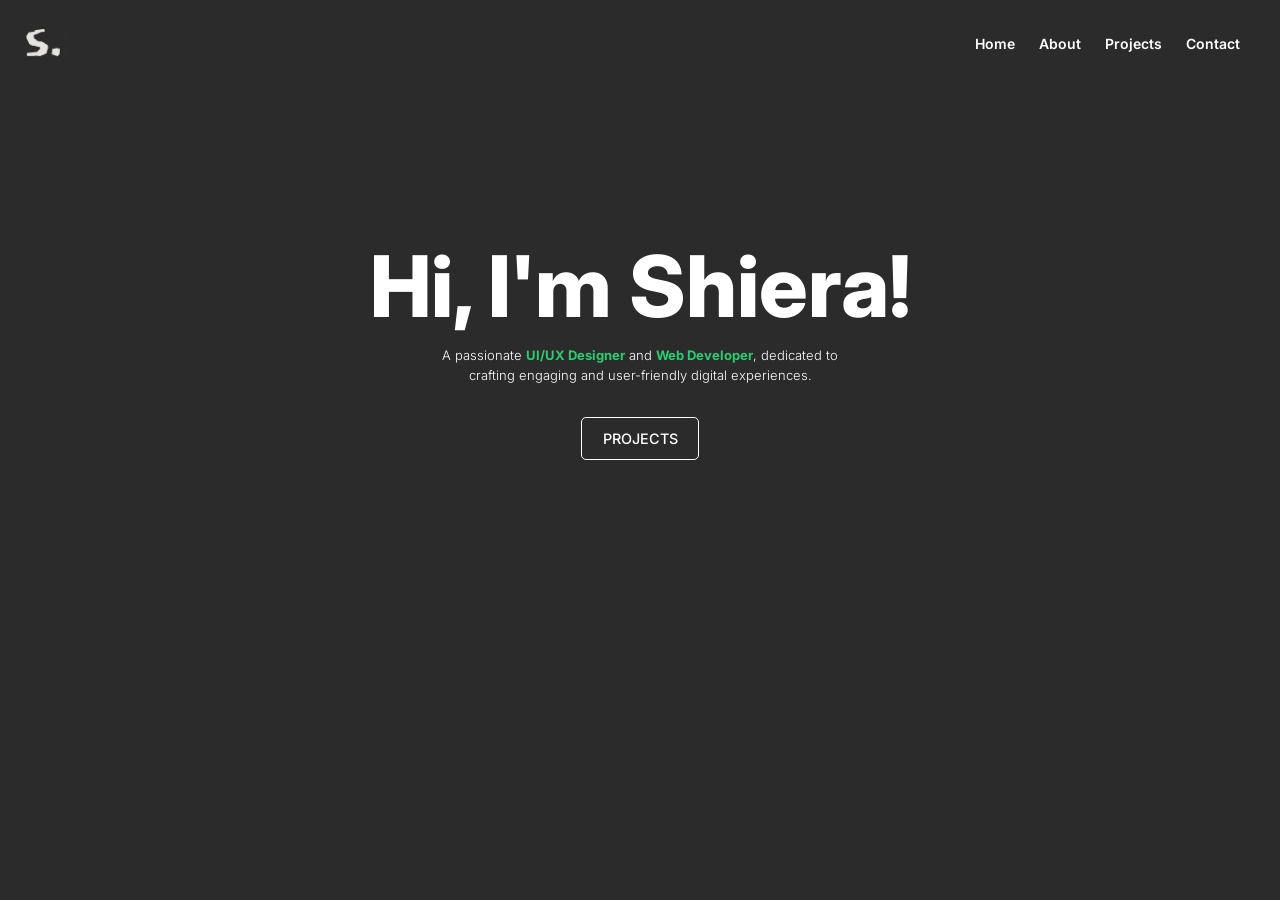
<file: index.html>
<!DOCTYPE html>
<html lang="en">
  <head>
    <meta charset="UTF-8" />
    <meta
      name="viewport"
      content="width=device-width, initial-scale=1, shrink-to-fit=no"
    />
    <link rel="stylesheet" href="css/mainmin.css" />
    <link rel="stylesheet" href="style.css" />
    <link rel="icon" type="x-icon" href="includes/logo.ico" />
    <title>Shiera Peligro's Portfolio</title>
  </head>
  <body>
    <!-- Navigation bar -->
    <nav class="navbar navbar-expand-lg navbar-dark">
      <div class="container-xxl">
        <a href="index.html" class="navbar-brand">
          <img src="includes/logo.ico" class="logo" />
        </a>

        <!-- Toggle button -->
        <button
          class="navbar-toggler"
          type="button"
          data-bs-toggle="collapse"
          data-bs-target="#main-nav"
          aria-controls="main-nav"
          aria-expanded="false"
          aria-label="Toogle navigation"
        >
          <span class="navbar-toggler-icon"></span>
        </button>
        <div
          class="collapse navbar-collapse justify-content-end align-center"
          id="main-nav"
        >
          <ul class="navbar-nav ms-auto py-3 py-lg-3 mx-3">
            <li class="nav-item">
              <a class="nav-link mx-1" href="index.html">Home</a>
            </li>
            <li class="nav-item">
              <a class="nav-link mx-1" href="about.html">About</a>
            </li>
            <li class="nav-item">
              <a class="nav-link mx-1" href="projects.html">Projects</a>
            </li>
            <li class="nav-item">
              <a class="nav-link mx-1" href="contact.html">Contact</a>
            </li>
          </ul>
        </div>
      </div>
    </nav>
    <script src="node_modules/bootstrap/dist/js/bootstrap.bundle.min.js"></script>

    <!-- Main content -->
    <div class="container">
      <div class="row justify-content-center align-items-center text-center">
        <div class="col-md-8">
          <h1>Hi, I'm Shiera!</h1>
          <p class="self-desc">
            A passionate <span class="designer">UI/UX Designer</span> and
            <span class="dev">Web Developer</span>, dedicated to crafting
            engaging and user-friendly digital experiences.
          </p>
          <div class="my-3">
            <!-- Use the btn-custom class for your button -->
            <a href="projects.html" role="button" class="btn btn-custom"
              >Projects</a
            >
          </div>
        </div>
      </div>
    </div>
  </body>
</html>
</file>
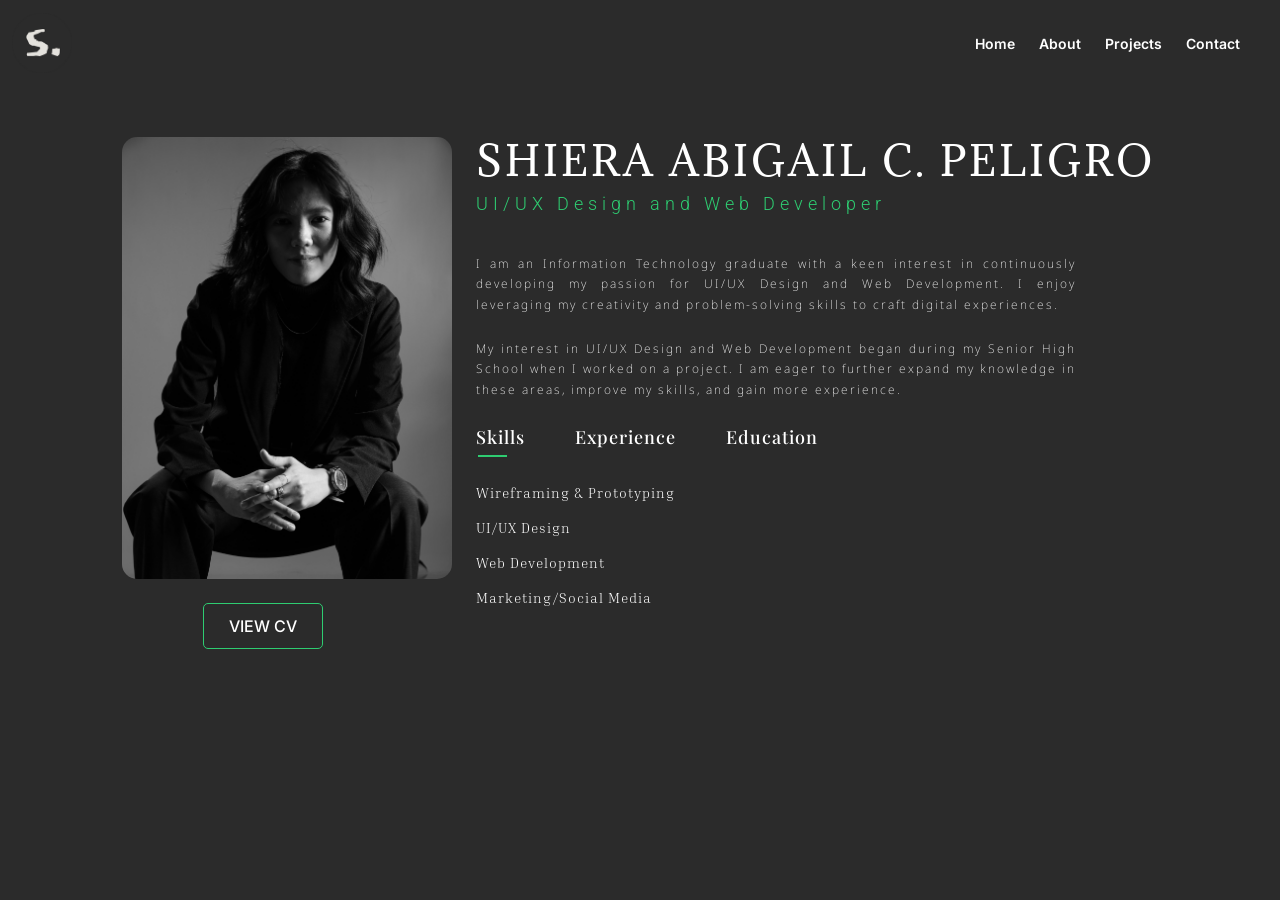
<file: about.html>
<!DOCTYPE html>
<html lang="en">
  <head>
    <meta charset="UTF-8" />
    <meta name="viewport" content="width=device-width, initial-scale=1.0" />
    <link rel="stylesheet" href="css/mainmin.css" />
    <link rel="stylesheet" href="style.css" />
    <link rel="icon" type="x-icon" href="includes/logo.ico" />
    <title>Shiera Peligro's Portfolio</title>
  </head>
  <body>
    <!-- Navigation bar -->
    <nav class="navbar navbar-expand-lg navbar-dark">
      <div class="container-xxl">
        <a href="index.html" class="navbar-brand">
          <img src="includes/logo.ico" class="logo" />
        </a>

        <!-- Toggle button -->
        <button
          class="navbar-toggler"
          type="button"
          data-bs-toggle="collapse"
          data-bs-target="#main-nav"
          aria-controls="main-nav"
          aria-expanded="false"
          aria-label="Toogle navigation"
        >
          <span class="navbar-toggler-icon"></span>
        </button>
        <div
          class="collapse navbar-collapse justify-content-end align-center"
          id="main-nav"
        >
          <ul class="navbar-nav ms-auto py-3 py-lg-3 mx-3">
            <li class="nav-item">
              <a class="nav-link mx-1" href="index.html">Home</a>
            </li>
            <li class="nav-item">
              <a class="nav-link mx-1" href="about.html">About</a>
            </li>
            <li class="nav-item">
              <a class="nav-link mx-1" href="projects.html">Projects</a>
            </li>
            <li class="nav-item">
              <a class="nav-link mx-1" href="contact.html">Contact</a>
            </li>
          </ul>
        </div>
      </div>
    </nav>

    <!-- About Section -->
    <section class="sections">
      <div class="container-xxl">
        <div class="row justify-content-center">
          <div class="about-col-1">
            <img src="includes/my profile.png" alt="profile" />
            <div class="me-5 my-4">
              <a
                href="https://drive.google.com/file/d/1vqtA7ph3ExrjLwZzCKp_IXiyghcaF-xv/view?usp=sharing"
                target="_blank"
                role="button"
                class="btn-custom-one"
              >
                View CV
              </a>
            </div>
          </div>

          <div class="about-col-2">
            <h1>
              <div class="display-title">Shiera Abigail C. Peligro</div>
              <div class="display-description">
                UI/UX Design and Web Developer
              </div>
            </h1>
            <p class="lead my-4">
              I am an Information Technology graduate with a keen interest in
              continuously developing my passion for UI/UX Design and Web
              Development. I enjoy leveraging my creativity and problem-solving
              skills to craft digital experiences.
            </p>
            <p class="lead my-4">
              My interest in UI/UX Design and Web Development began during my
              Senior High School when I worked on a project. I am eager to
              further expand my knowledge in these areas, improve my skills, and
              gain more experience.
            </p>

            <div class="tab-titles my-auto">
              <p class="tab-links active-link" onclick="opentab('skills')">
                Skills
              </p>
              <p class="tab-links" onclick="opentab('experience')">
                Experience
              </p>
              <p class="tab-links" onclick="opentab('education')">Education</p>
            </div>

            <div class="tab-contents my-2 active-tab" id="skills">
              <ul class="list-group">
                <li>Wireframing & Prototyping</li>
                <li>UI/UX Design</li>
                <li>Web Development</li>
                <li>Marketing/Social Media</li>
              </ul>
            </div>

            <div class="tab-contents my-2" id="experience">
              <ul class="list-group">
                <li>
                  <span>Dec 2023 - Present | CCK City Network INC.,</span
                  ><br />Data Processor - Test Rater
                </li>

                <li>
                  <span
                    >Aug 2022 - Oct 2022 | Big Media PH Digital
                    Corporation</span
                  >
                  <br />Digital Marketing Intern
                </li>
              </ul>
            </div>

            <div class="tab-contents my-2" id="education">
              <ul class="list-group">
                <li>
                  <span
                    >Aug 2023 | Rizal Technological University (College)</span
                  ><br />Bachelor of Science in Information Technology
                </li>
                <li>
                  <span>May 2019 | Rizal Technological University (SHS)</span
                  ><br />TVL - Information, Communication and Technology (ICT)
                </li>
              </ul>
            </div>
          </div>
        </div>
      </div>
    </section>

    <script>
      var tablinks = document.getElementsByClassName("tab-links");
      var tabcontents = document.getElementsByClassName("tab-contents");

      function opentab(tabname) {
        for (tablink of tablinks) {
          tablink.classList.remove("active-link");
        }

        for (tabcontent of tabcontents) {
          tabcontent.classList.remove("active-tab");
        }
        event.currentTarget.classList.add("active-link");
        document.getElementById(tabname).classList.add("active-tab");
      }
    </script>
    <script src="node_modules/bootstrap/dist/js/bootstrap.js"></script>
  </body>
</html>
</file>
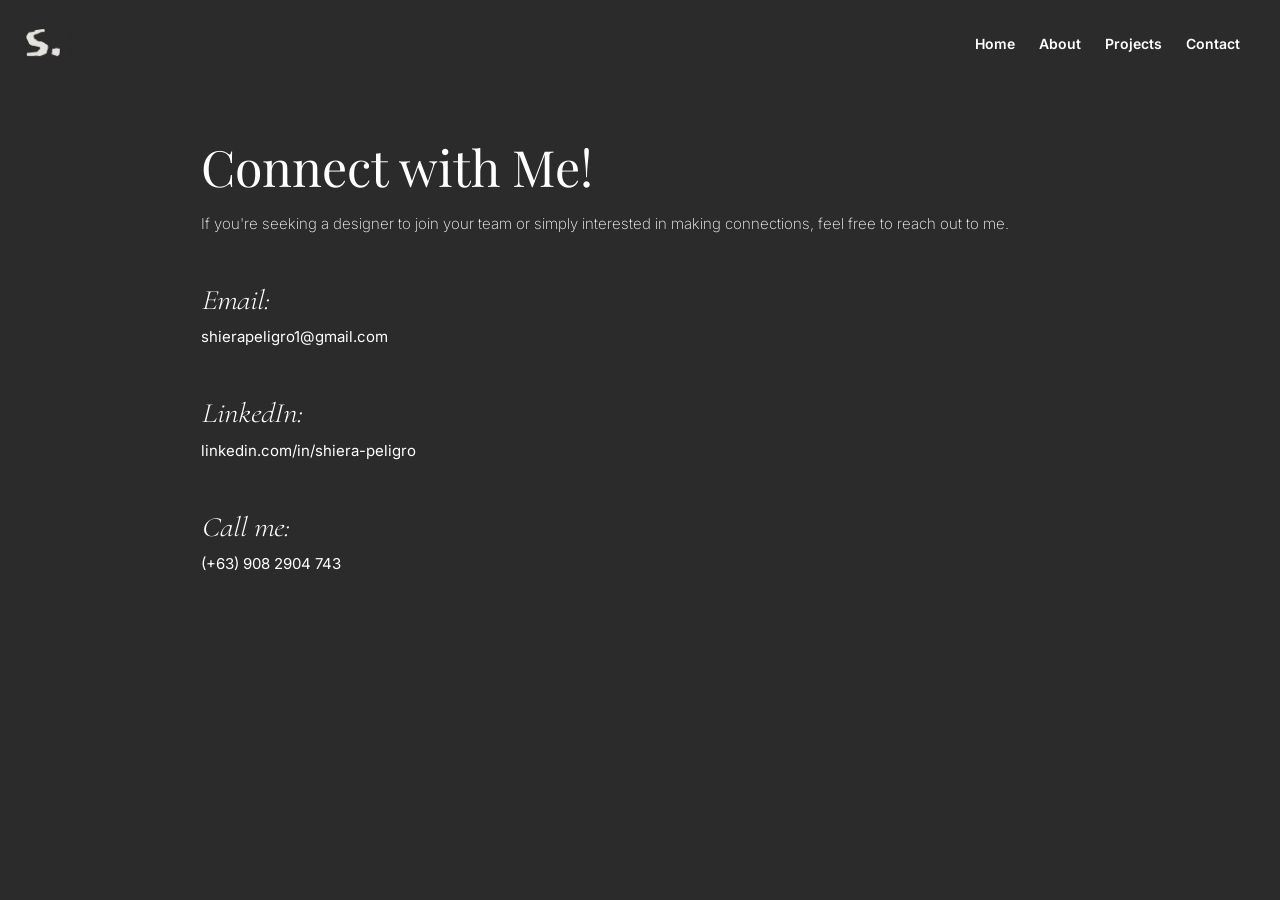
<file: contact.html>
<!DOCTYPE html>
<html lang="en">
  <head>
    <meta charset="UTF-8" />
    <meta name="viewport" content="width=device-width, initial-scale=1.0" />
    <link rel="stylesheet" href="css/mainmin.css" />
    <link rel="stylesheet" href="style.css" />
    <link rel="icon" type="x-icon" href="..includes/logo.ico" />
    <title>Shiera Peligro's Portfolio</title>
  </head>
  <body>
    <!-- Navigation bar -->
    <nav class="navbar navbar-expand-lg navbar-dark">
      <div class="container-xxl">
        <a href="index.html" class="navbar-brand">
          <img src="includes/logo.ico" class="logo" />
        </a>

        <!-- Toggle button -->
        <button
          class="navbar-toggler"
          type="button"
          data-bs-toggle="collapse"
          data-bs-target="#main-nav"
          aria-controls="main-nav"
          aria-expanded="false"
          aria-label="Toogle navigation"
        >
          <span class="navbar-toggler-icon"></span>
        </button>
        <div
          class="collapse navbar-collapse justify-content-end align-center"
          id="main-nav"
        >
          <ul class="navbar-nav ms-auto py-3 py-lg-3 mx-3">
            <li class="nav-item">
              <a class="nav-link mx-1" href="index.html">Home</a>
            </li>
            <li class="nav-item">
              <a class="nav-link mx-1" href="about.html">About</a>
            </li>
            <li class="nav-item">
              <a class="nav-link mx-1" href="projects.html">Projects</a>
            </li>
            <li class="nav-item">
              <a class="nav-link mx-1" href="contact.html">Contact</a>
            </li>
          </ul>
        </div>
      </div>
    </nav>

    <!-- Contact section -->
    <section class="sections">
      <div class="custom-container">
        <div class="row justify-content-center align-items-center">
          <div class="col-lg-9 col-md-11">
            <h2 class="contact-title">Connect with Me!</h2>
            <p class="contact-desc my-3">
              If you're seeking a designer to join your team or simply
              interested in making connections, feel free to reach out to me.
            </p>

            <div class="contact-item my-5">
              <h2>Email:</h2>
              <a class="contact-link" href="mailto:shierapeligro1@gmail.com"
                >shierapeligro1@gmail.com</a
              >
            </div>

            <div class="contact-item my-5">
              <h2>LinkedIn:</h2>
              <a
                class="contact-link"
                href="https://www.linkedin.com/in/shiera-peligro"
                target="_blank"
                >linkedin.com/in/shiera-peligro</a
              >
            </div>

            <div class="contact-item">
              <h2>Call me:</h2>
              <a class="contact-link" href="tel:(+63)9082904743"
                >(+63) 908 2904 743</a
              >
            </div>
          </div>
        </div>
      </div>
    </section>

    <script src="node_modules/bootstrap/dist/js/bootstrap.js"></script>
  </body>
</html>
</file>
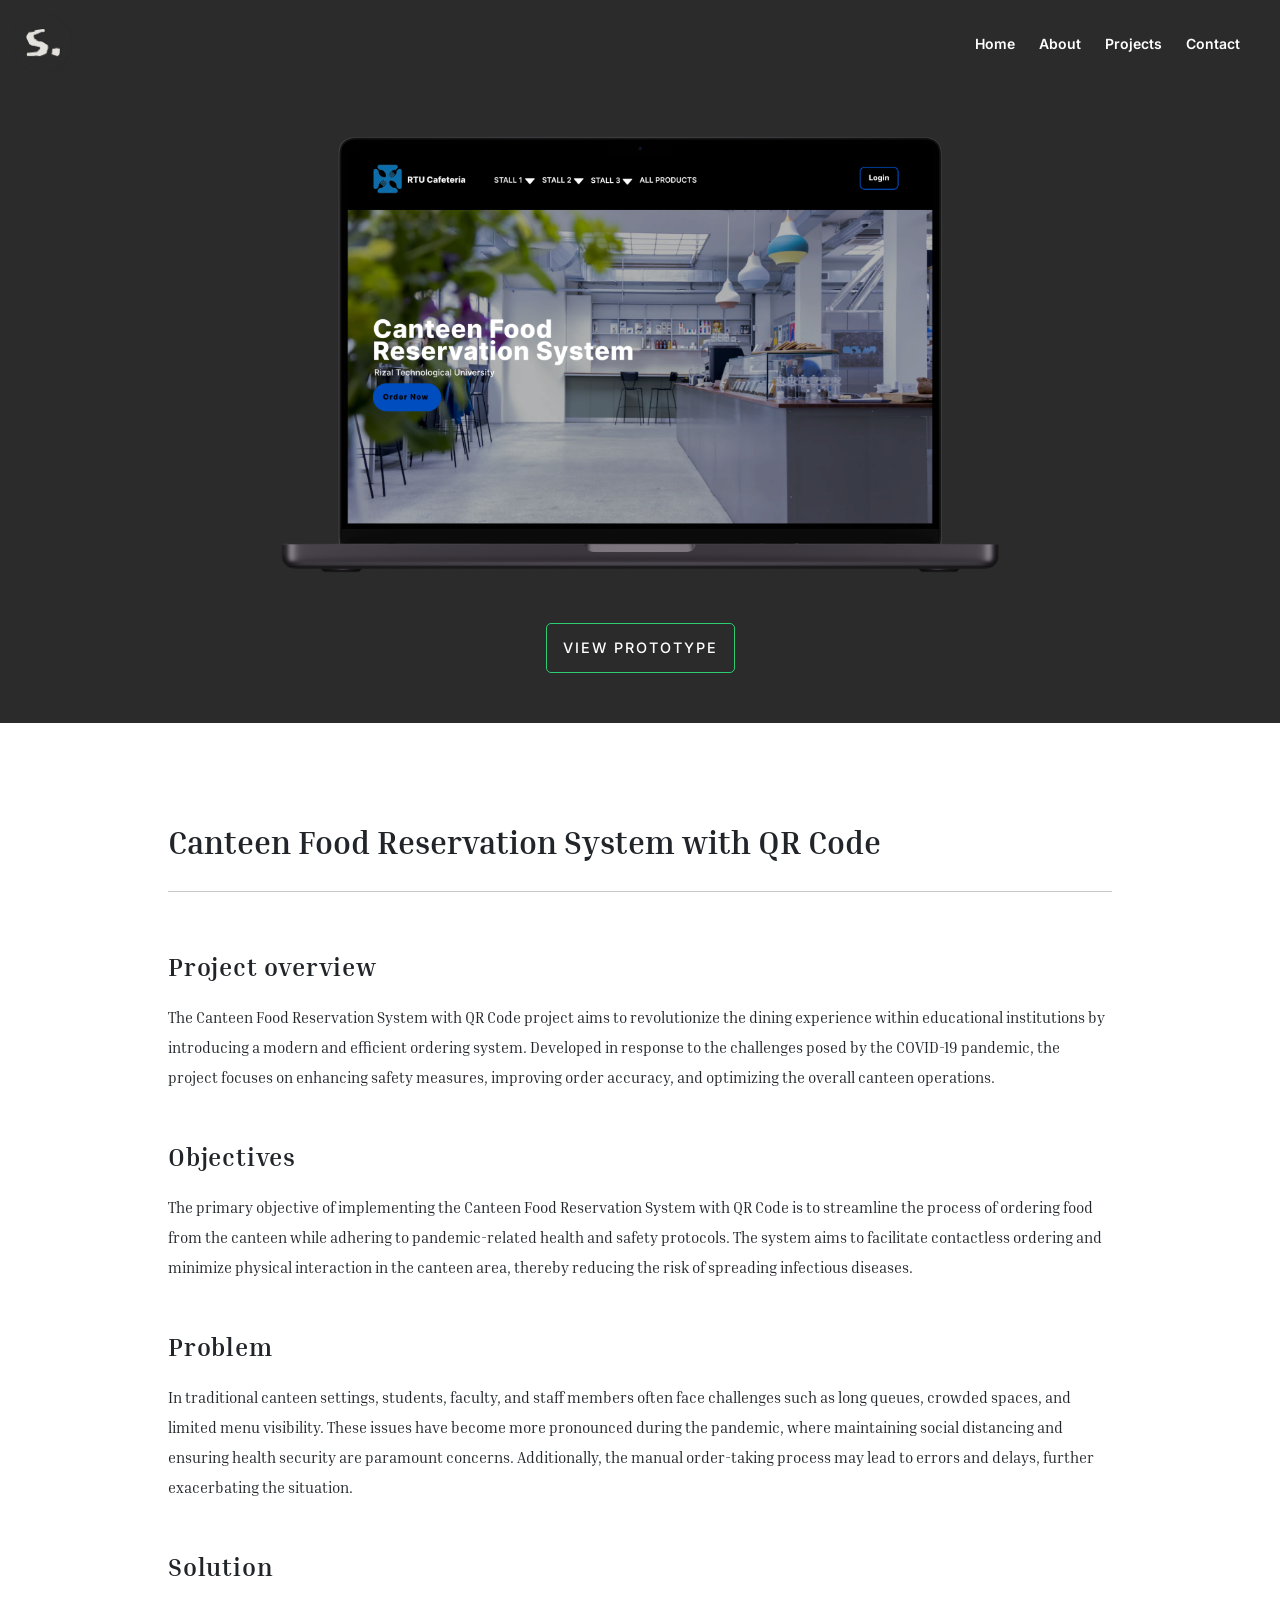
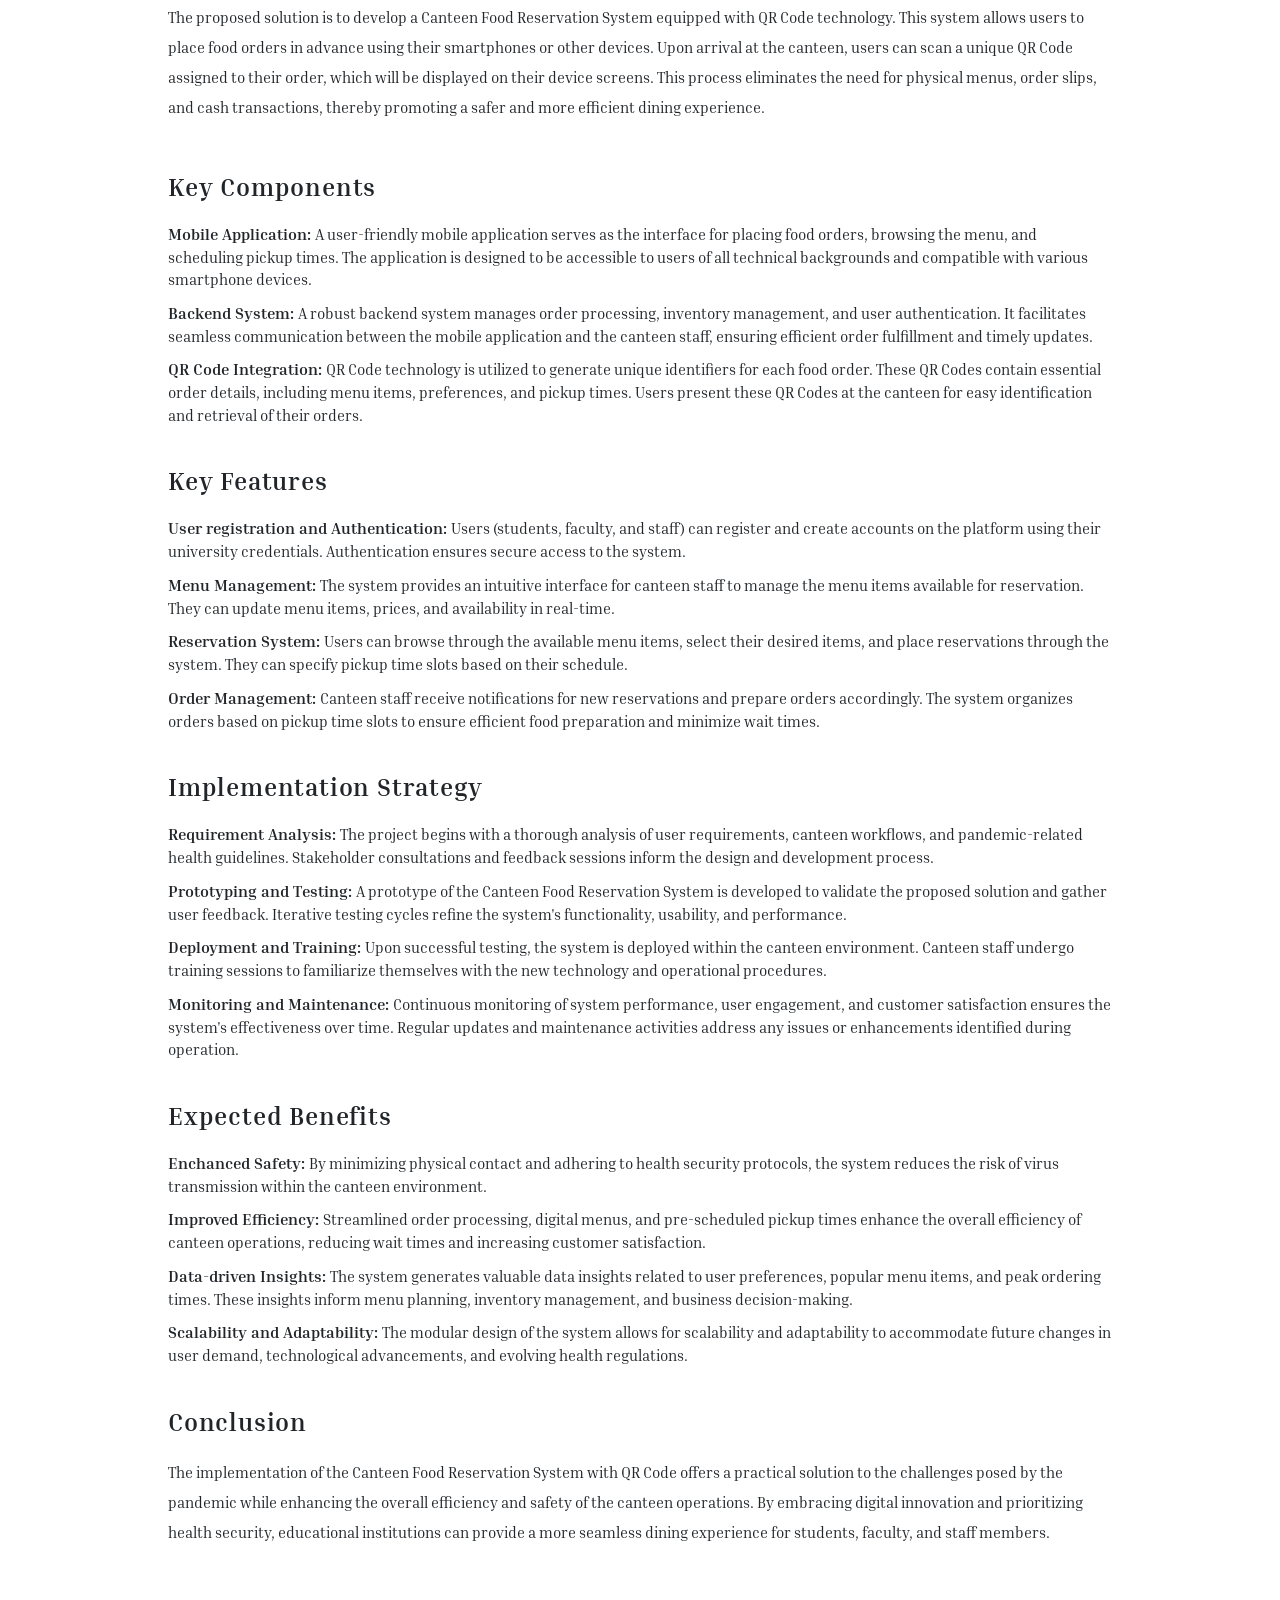
<file: projects-1.html>
<!DOCTYPE html>
<html lang="en">
  <head>
    <meta charset="UTF-8" />
    <meta name="viewport" content="width=device-width, initial-scale=1.0" />
    <link rel="stylesheet" href="css/mainmin.css" />
    <link rel="stylesheet" href="style.css" />
    <link rel="icon" type="x-icon" href="includes/logo.ico" />
    <title>Shiera Peligro's Portfolio</title>
  </head>
  <body>
    <!-- Navigation bar -->
    <nav class="navbar navbar-expand-lg navbar-dark">
      <div class="container-xxl">
        <a href="index.html" class="navbar-brand">
          <img src="includes/logo.ico" class="logo" />
        </a>

        <!-- Toggle button -->
        <button
          class="navbar-toggler"
          type="button"
          data-bs-toggle="collapse"
          data-bs-target="#main-nav"
          aria-controls="main-nav"
          aria-expanded="false"
          aria-label="Toogle navigation"
        >
          <span class="navbar-toggler-icon"></span>
        </button>
        <div
          class="collapse navbar-collapse justify-content-end align-center"
          id="main-nav"
        >
          <ul class="navbar-nav ms-auto py-3 py-lg-3 mx-3">
            <li class="nav-item">
              <a class="nav-link mx-1" href="index.html">Home</a>
            </li>
            <li class="nav-item">
              <a class="nav-link mx-1" href="about.html">About</a>
            </li>
            <li class="nav-item">
              <a class="nav-link mx-1" href="projects.html">Projects</a>
            </li>
            <li class="nav-item">
              <a class="nav-link mx-1" href="contact.html">Contact</a>
            </li>
          </ul>
        </div>
      </div>
    </nav>

    <!-- Project Content-->
    <div class="proj-container justify-content-center align-items-center">
      <div class="row justify-content-center">
        <div class="col-lg-8 col-md-11"></div>
        <header class="header">
          <img src="includes/project1.png" alt="Project 1 Image" />
          <a
            href="https://www.figma.com/proto/2UzsuojS57qsO2N3UhfXD9/Canteen-Food-Reservation?type=design&node-id=25-4182&t=0yltbE19qUmh74YP-1&scaling=scale-down&page-id=0%3A1&mode=design"
            role="button"
            target="_blank"
            class="btn"
          >
            View Prototype
          </a>
        </header>

        <div class="content">
          <h2 class="display-proj-title">
            Canteen Food Reservation System with QR Code
          </h2>
          <hr />
          <h4>Project overview</h4>
          <p>
            The Canteen Food Reservation System with QR Code project aims to
            revolutionize the dining experience within educational institutions
            by introducing a modern and efficient ordering system. Developed in
            response to the challenges posed by the COVID-19 pandemic, the
            project focuses on enhancing safety measures, improving order
            accuracy, and optimizing the overall canteen operations.
          </p>

          <h4>Objectives</h4>
          <p>
            The primary objective of implementing the Canteen Food Reservation
            System with QR Code is to streamline the process of ordering food
            from the canteen while adhering to pandemic-related health and
            safety protocols. The system aims to facilitate contactless ordering
            and minimize physical interaction in the canteen area, thereby
            reducing the risk of spreading infectious diseases.
          </p>

          <h4>Problem</h4>
          <p>
            In traditional canteen settings, students, faculty, and staff
            members often face challenges such as long queues, crowded spaces,
            and limited menu visibility. These issues have become more
            pronounced during the pandemic, where maintaining social distancing
            and ensuring health security are paramount concerns. Additionally,
            the manual order-taking process may lead to errors and delays,
            further exacerbating the situation.
          </p>

          <h4>Solution</h4>
          <p>
            The proposed solution is to develop a Canteen Food Reservation
            System equipped with QR Code technology. This system allows users to
            place food orders in advance using their smartphones or other
            devices. Upon arrival at the canteen, users can scan a unique QR
            Code assigned to their order, which will be displayed on their
            device screens. This process eliminates the need for physical menus,
            order slips, and cash transactions, thereby promoting a safer and
            more efficient dining experience.
          </p>

          <h4>Key Components</h4>
          <ul>
            <li>
              <span class="components-title"> Mobile Application: </span>
              A user-friendly mobile application serves as the interface for
              placing food orders, browsing the menu, and scheduling pickup
              times. The application is designed to be accessible to users of
              all technical backgrounds and compatible with various smartphone
              devices.
            </li>
            <li>
              <span class="components-title">Backend System: </span>
              A robust backend system manages order processing, inventory
              management, and user authentication. It facilitates seamless
              communication between the mobile application and the canteen
              staff, ensuring efficient order fulfillment and timely updates.
            </li>
            <li>
              <span class="components-title">QR Code Integration: </span>QR Code
              technology is utilized to generate unique identifiers for each
              food order. These QR Codes contain essential order details,
              including menu items, preferences, and pickup times. Users present
              these QR Codes at the canteen for easy identification and
              retrieval of their orders.
            </li>
          </ul>

          <h4>Key Features</h4>
          <ul>
            <li>
              <span class="components-title">
                User registration and Authentication:
              </span>
              Users (students, faculty, and staff) can register and create
              accounts on the platform using their university credentials.
              Authentication ensures secure access to the system.
            </li>
            <li>
              <span class="components-title">Menu Management: </span>The system
              provides an intuitive interface for canteen staff to manage the
              menu items available for reservation. They can update menu items,
              prices, and availability in real-time.
            </li>
            <li>
              <span class="components-title">Reservation System: </span>Users
              can browse through the available menu items, select their desired
              items, and place reservations through the system. They can specify
              pickup time slots based on their schedule.
            </li>
            <li>
              <span class="components-title">Order Management: </span>Canteen
              staff receive notifications for new reservations and prepare
              orders accordingly. The system organizes orders based on pickup
              time slots to ensure efficient food preparation and minimize wait
              times.
            </li>
          </ul>

          <h4>Implementation Strategy</h4>
          <ul>
            <li>
              <span class="implement-title">Requirement Analysis: </span>
              The project begins with a thorough analysis of user requirements,
              canteen workflows, and pandemic-related health guidelines.
              Stakeholder consultations and feedback sessions inform the design
              and development process.
            </li>
            <li>
              <span class="implement-title">Prototyping and Testing: </span>
              A prototype of the Canteen Food Reservation System is developed to
              validate the proposed solution and gather user feedback. Iterative
              testing cycles refine the system's functionality, usability, and
              performance.
            </li>
            <li>
              <span class="implement-title">Deployment and Training: </span>Upon
              successful testing, the system is deployed within the canteen
              environment. Canteen staff undergo training sessions to
              familiarize themselves with the new technology and operational
              procedures.
            </li>
            <li>
              <span class="implement-title">Monitoring and Maintenance: </span>
              Continuous monitoring of system performance, user engagement, and
              customer satisfaction ensures the system's effectiveness over
              time. Regular updates and maintenance activities address any
              issues or enhancements identified during operation.
            </li>
          </ul>

          <h4>Expected Benefits</h4>
          <ul>
            <li>
              <span class="benefits-title">Enchanced Safety: </span>
              By minimizing physical contact and adhering to health security
              protocols, the system reduces the risk of virus transmission
              within the canteen environment.
            </li>
            <li>
              <span class="benefits-title">Improved Efficiency: </span>
              Streamlined order processing, digital menus, and pre-scheduled
              pickup times enhance the overall efficiency of canteen operations,
              reducing wait times and increasing customer satisfaction.
            </li>
            <li>
              <span class="benefits-title">Data-driven Insights: </span>The
              system generates valuable data insights related to user
              preferences, popular menu items, and peak ordering times. These
              insights inform menu planning, inventory management, and business
              decision-making.
            </li>
            <li>
              <span class="benefits-title">Scalability and Adaptability: </span
              >The modular design of the system allows for scalability and
              adaptability to accommodate future changes in user demand,
              technological advancements, and evolving health regulations.
            </li>
          </ul>
          <h4>Conclusion</h4>
          <p>
            The implementation of the Canteen Food Reservation System with QR
            Code offers a practical solution to the challenges posed by the
            pandemic while enhancing the overall efficiency and safety of the
            canteen operations. By embracing digital innovation and prioritizing
            health security, educational institutions can provide a more
            seamless dining experience for students, faculty, and staff members.
          </p>
        </div>
      </div>
    </div>
    <button id="scrollToTopBtn" title="Go to top">
      <img src="includes/arrow-up.svg" alt="" />
    </button>

    <script>
      var scrollToTopBtn = document.getElementById("scrollToTopBtn");
      window.onscroll = function () {
        if (
          document.body.scrollTop > 20 ||
          document.documentElement.scrollTop > 20
        ) {
          scrollToTopBtn.style.display = "block";
        } else {
          scrollToTopBtn.style.display = "none";
        }
      };
      scrollToTopBtn.addEventListener("click", function () {
        document.body.scrollTop = 0;
        document.documentElement.scrollTop = 0;
      });
    </script>
    <script src="node_modules/bootstrap/dist/js/bootstrap.js"></script>
  </body>
</html>
</file>
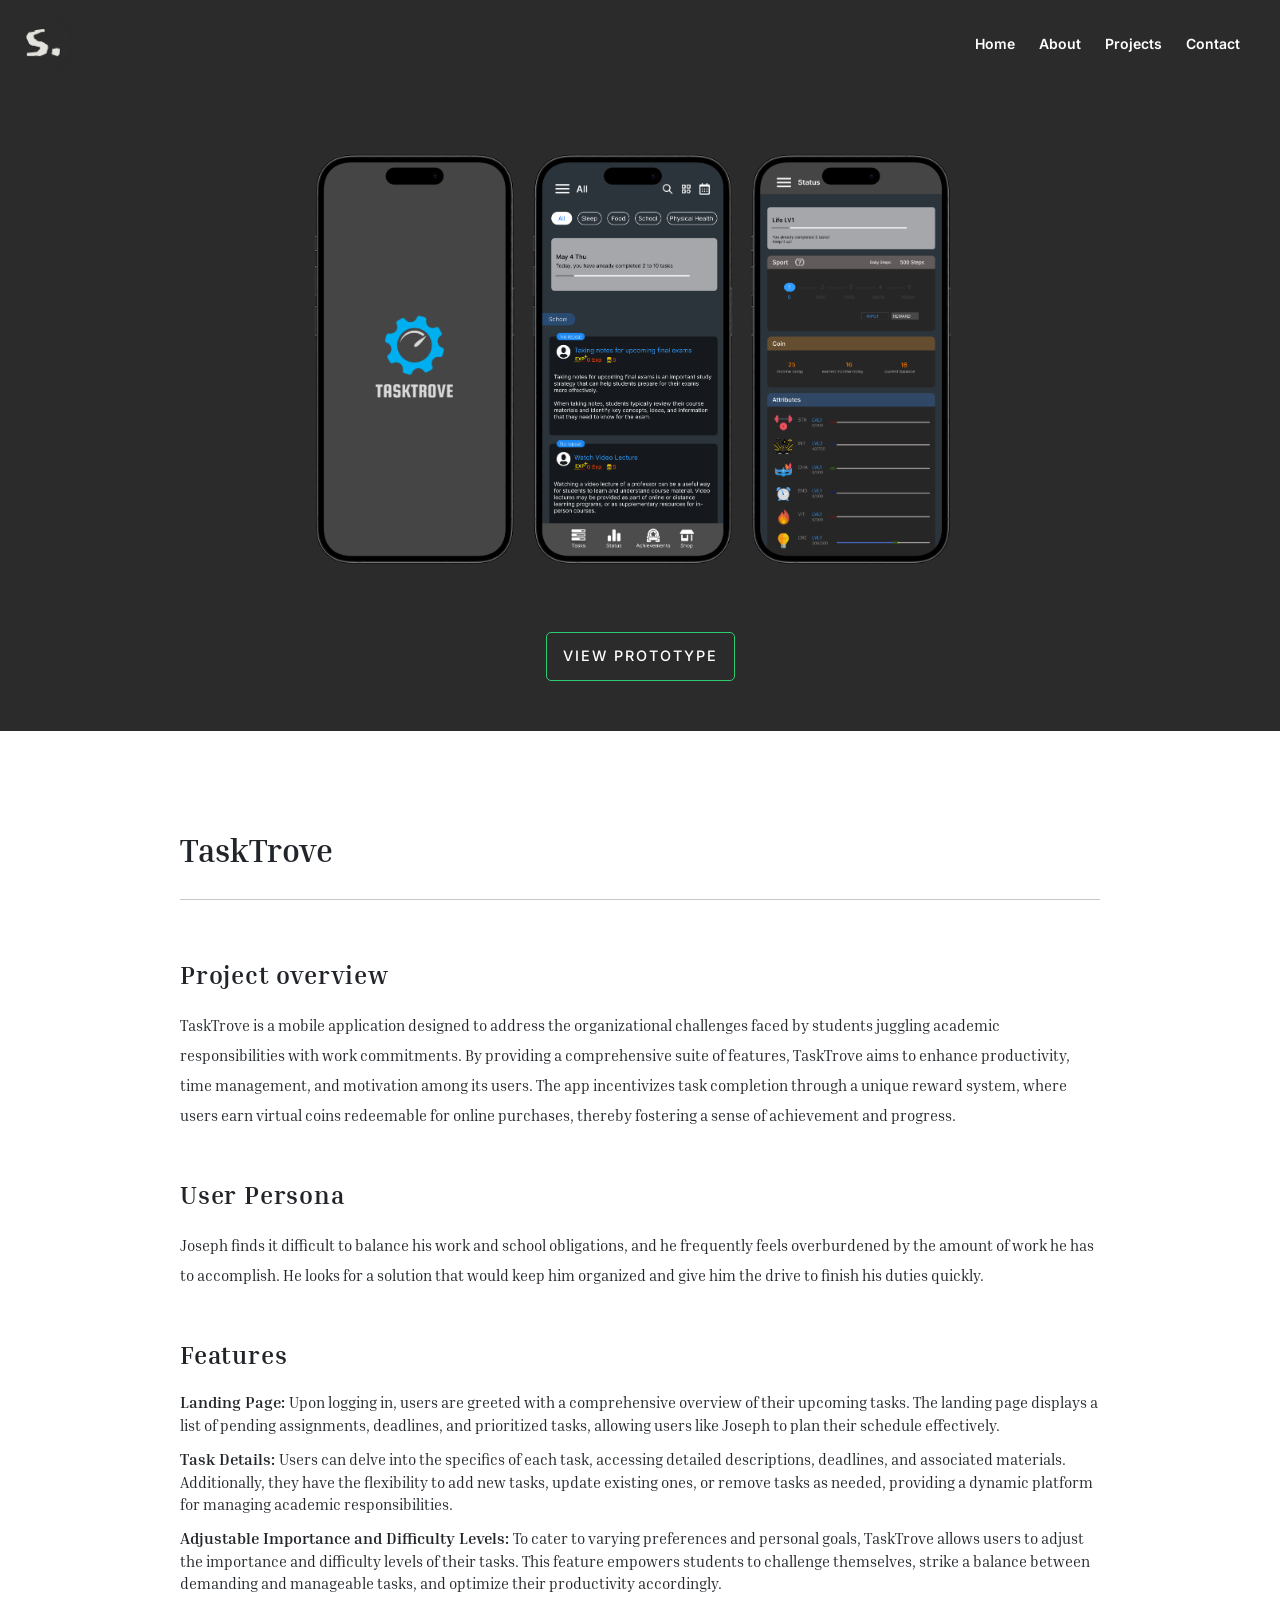
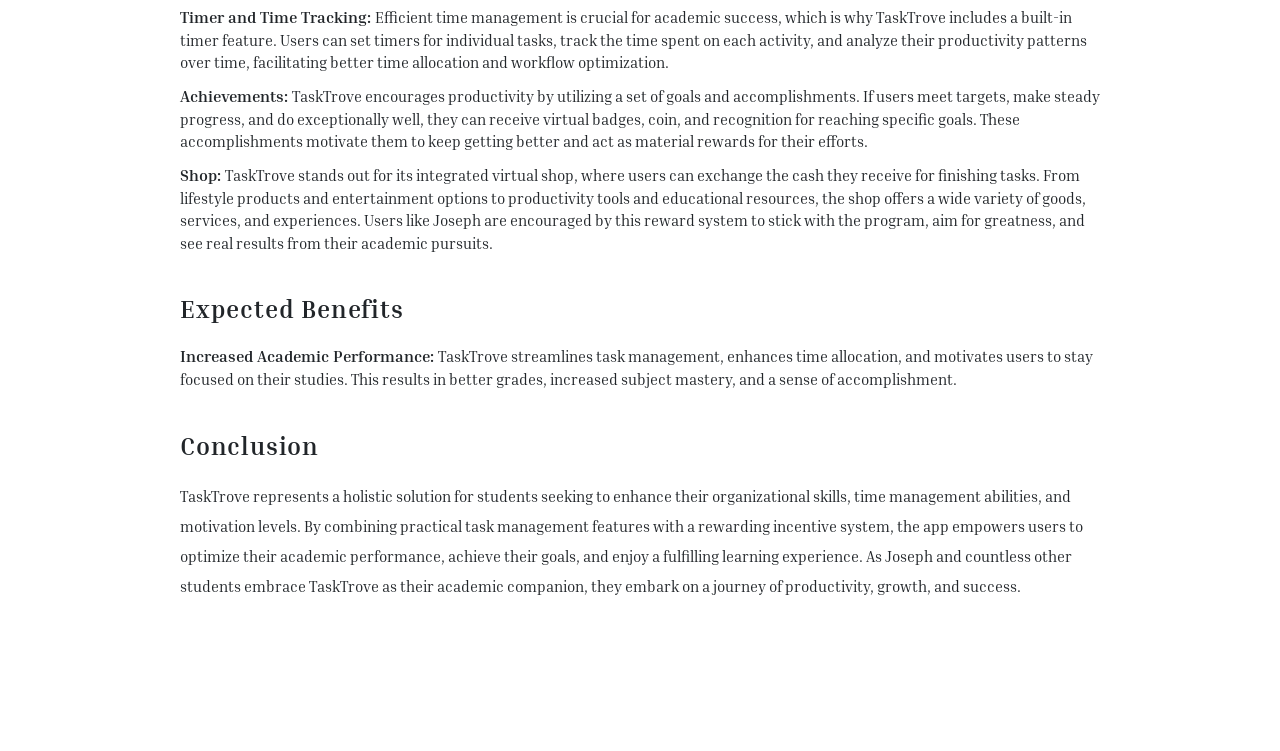
<file: projects-2.html>
<!DOCTYPE html>
<html lang="en">
  <head>
    <meta charset="UTF-8" />
    <meta name="viewport" content="width=device-width, initial-scale=1.0" />
    <link rel="stylesheet" href="css/mainmin.css" />
    <link rel="stylesheet" href="style.css" />
    <link rel="icon" type="x-icon" href="includes/logo.ico" />
    <title>Shiera Peligro's Portfolio</title>
  </head>
  <body>
    <!-- Navigation bar -->
    <nav class="navbar navbar-expand-lg navbar-dark">
      <div class="container-xxl">
        <a href="index.html" class="navbar-brand">
          <img src="includes/logo.ico" class="logo" />
        </a>

        <!-- Toggle button -->
        <button
          class="navbar-toggler"
          type="button"
          data-bs-toggle="collapse"
          data-bs-target="#main-nav"
          aria-controls="main-nav"
          aria-expanded="false"
          aria-label="Toogle navigation"
        >
          <span class="navbar-toggler-icon"></span>
        </button>
        <div
          class="collapse navbar-collapse justify-content-end align-center"
          id="main-nav"
        >
          <ul class="navbar-nav ms-auto py-3 py-lg-3 mx-3">
            <li class="nav-item">
              <a class="nav-link mx-1" href="index.html">Home</a>
            </li>
            <li class="nav-item">
              <a class="nav-link mx-1" href="about.html">About</a>
            </li>
            <li class="nav-item">
              <a class="nav-link mx-1" href="projects.html">Projects</a>
            </li>
            <li class="nav-item">
              <a class="nav-link mx-1" href="contact.html">Contact</a>
            </li>
          </ul>
        </div>
      </div>
    </nav>

    <!-- Project Content-->

    <div class="proj-container justify-content-center">
      <div class="row justify-content-center ms-2"></div>
      <header class="header">
        <img src="includes/project2.png" alt="Project 2 Image" />
        <a
          href="https://www.figma.com/proto/p8DMSGGtZxaJccHQUrg3sS/Mobile-App?type=design&node-id=8-5&t=gc1kTvuDLVUSP1ha-1&scaling=scale-down&page-id=0%3A1&mode=design"
          role="button"
          target="_blank"
          class="btn"
        >
          View Prototype
        </a>
      </header>
      <div class="content">
        <h2 class="display-proj-title">TaskTrove</h2>
        <hr />
        <h4>Project overview</h4>
        <p>
          TaskTrove is a mobile application designed to address the
          organizational challenges faced by students juggling academic
          responsibilities with work commitments. By providing a comprehensive
          suite of features, TaskTrove aims to enhance productivity, time
          management, and motivation among its users. The app incentivizes task
          completion through a unique reward system, where users earn virtual
          coins redeemable for online purchases, thereby fostering a sense of
          achievement and progress.
        </p>

        <h4>User Persona</h4>
        <p>
          Joseph finds it difficult to balance his work and school obligations, and he frequently feels overburdened by the amount of work he has to accomplish. 
          He looks for a solution that would keep him organized and give him the drive to finish his duties quickly.
        </p>

        <h4>Features</h4>
        <ul>
          <li>
            <span class="components-title"> Landing Page: </span>
            Upon logging in, users are greeted with a comprehensive overview of
            their upcoming tasks. The landing page displays a list of pending
            assignments, deadlines, and prioritized tasks, allowing users like
            Joseph to plan their schedule effectively.
          </li>
          <li>
            <span class="components-title">Task Details: </span>
            Users can delve into the specifics of each task, accessing detailed
            descriptions, deadlines, and associated materials. Additionally,
            they have the flexibility to add new tasks, update existing ones, or
            remove tasks as needed, providing a dynamic platform for managing
            academic responsibilities.
          </li>
          <li>
            <span class="components-title"
              >Adjustable Importance and Difficulty Levels:
            </span>
            To cater to varying preferences and personal goals, TaskTrove allows
            users to adjust the importance and difficulty levels of their tasks.
            This feature empowers students to challenge themselves, strike a
            balance between demanding and manageable tasks, and optimize their
            productivity accordingly.
          </li>
          <li>
            <span class="components-title">Timer and Time Tracking: </span
            >Efficient time management is crucial for academic success, which is
            why TaskTrove includes a built-in timer feature. Users can set
            timers for individual tasks, track the time spent on each activity,
            and analyze their productivity patterns over time, facilitating
            better time allocation and workflow optimization.
          </li>
          <li>
            <span class="components-title">Achievements: </span>
            TaskTrove encourages productivity by utilizing a set of goals and accomplishments. If users meet targets, 
            make steady progress, and do exceptionally well, they can receive virtual badges, coin, and recognition for
            reaching specific goals. These accomplishments motivate them to keep getting better and act as material rewards for their efforts. 

          </li>
          <li>
            <span class="components-title">Shop: </span>
            TaskTrove stands out for its integrated virtual shop, where users can exchange the cash they receive for finishing tasks. From lifestyle 
            products and entertainment options to productivity tools and educational resources, the shop offers a wide variety of goods, services, and experiences. 
            Users like Joseph are encouraged by this reward system to stick with the program, aim for greatness, and see real results from their academic pursuits.
          </li>
        </ul>

        <h4>Expected Benefits</h4>
        <ul>
          <li>
            <span class="benefits-title">Increased Academic Performance: </span>
            TaskTrove streamlines task management, enhances time allocation, and
            motivates users to stay focused on their studies. This results in
            better grades, increased subject mastery, and a sense of
            accomplishment.
          </li>
        </ul>
        <h4>Conclusion</h4>
        <p>
          TaskTrove represents a holistic solution for students seeking to
          enhance their organizational skills, time management abilities, and
          motivation levels. By combining practical task management features
          with a rewarding incentive system, the app empowers users to optimize
          their academic performance, achieve their goals, and enjoy a
          fulfilling learning experience. As Joseph and countless other students
          embrace TaskTrove as their academic companion, they embark on a
          journey of productivity, growth, and success.
        </p>
      </div>
    </div>
    <button id="scrollToTopBtn" title="Go to top">
      <img src="includes/arrow-up.svg" alt="" />
    </button>

    <script>
      var scrollToTopBtn = document.getElementById("scrollToTopBtn");
      window.onscroll = function () {
        if (
          document.body.scrollTop > 20 ||
          document.documentElement.scrollTop > 20
        ) {
          scrollToTopBtn.style.display = "block";
        } else {
          scrollToTopBtn.style.display = "none";
        }
      };
      scrollToTopBtn.addEventListener("click", function () {
        document.body.scrollTop = 0;
        document.documentElement.scrollTop = 0;
      });
    </script>
    <script src="node_modules/bootstrap/dist/js/bootstrap.js"></script>
  </body>
</html>
</file>
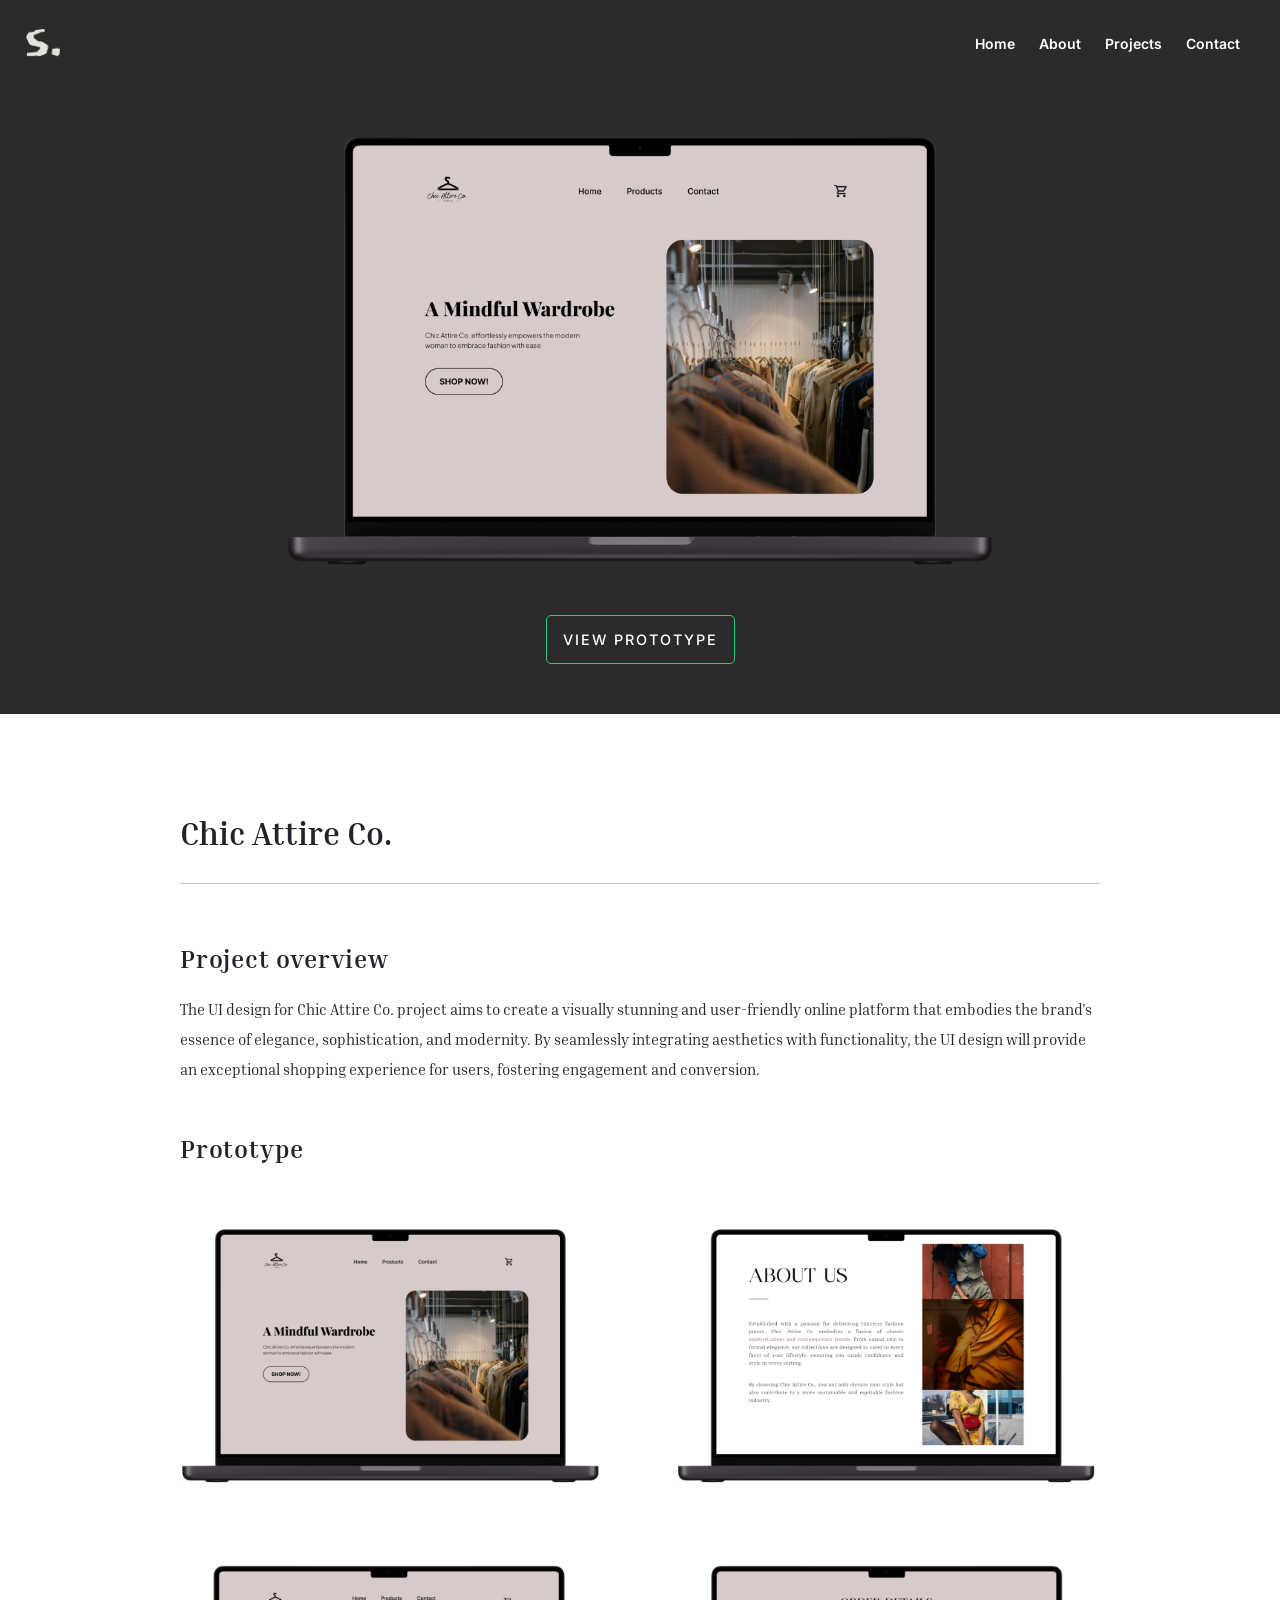
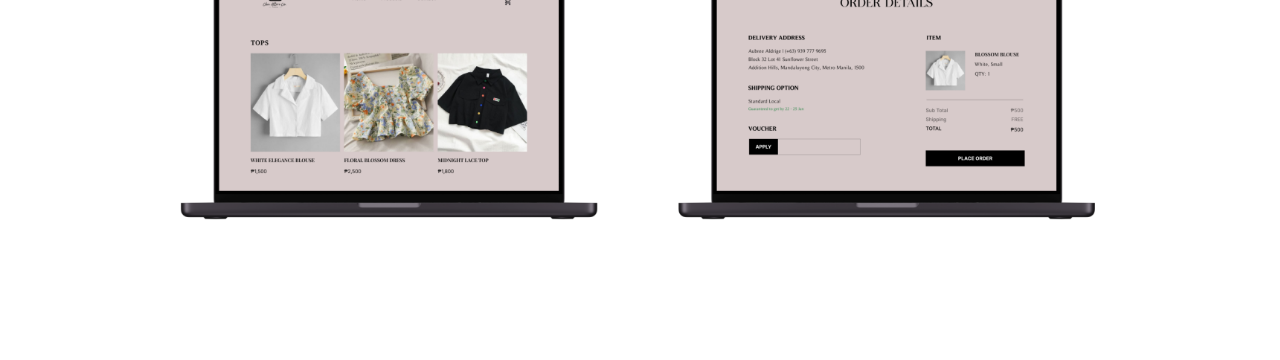
<file: projects-3.html>
<!DOCTYPE html>
<html lang="en">
  <head>
    <meta charset="UTF-8" />
    <meta name="viewport" content="width=device-width, initial-scale=1.0" />
    <link rel="stylesheet" href="css/mainmin.css" />
    <link rel="stylesheet" href="style.css" />
    <link rel="icon" type="x-icon" href="includes/logo.ico" />
    <title>Shiera Peligro's Portfolio</title>
  </head>
  <body>
    <!-- Navigation bar -->
    <nav class="navbar navbar-expand-lg navbar-dark">
      <div class="container-xxl">
        <a href="index.html" class="navbar-brand">
          <img src="includes/logo.ico" class="logo" />
        </a>

        <!-- Toggle button -->
        <button
          class="navbar-toggler"
          type="button"
          data-bs-toggle="collapse"
          data-bs-target="#main-nav"
          aria-controls="main-nav"
          aria-expanded="false"
          aria-label="Toogle navigation"
        >
          <span class="navbar-toggler-icon"></span>
        </button>
        <div
          class="collapse navbar-collapse justify-content-end align-center"
          id="main-nav"
        >
          <ul class="navbar-nav ms-auto py-3 py-lg-3 mx-3">
            <li class="nav-item">
              <a class="nav-link mx-1" href="index.html">Home</a>
            </li>
            <li class="nav-item">
              <a class="nav-link mx-1" href="about.html">About</a>
            </li>
            <li class="nav-item">
              <a class="nav-link mx-1" href="projects.html">Projects</a>
            </li>
            <li class="nav-item">
              <a class="nav-link mx-1" href="contact.html">Contact</a>
            </li>
          </ul>
        </div>
      </div>
    </nav>

    <!-- Project Content-->

    <div class="proj-container justify-content-center">
      <div class="row justify-content-center ms-2"></div>
      <header class="header">
        <img src="includes/project3.png" alt="Project 3 Image" />
        <a
          href="https://www.figma.com/proto/suylPRZkwvkTk61Zj1QmiI/CHIC-ATTIRE-CO.?type=design&t=ePnA6YNBODAfiTL6-1&scaling=scale-down&page-id=0%3A1&node-id=227-87&mode=design"
          role="button"
          target="_blank"
          class="btn"
        >
          View Prototype
        </a>
      </header>
      <div class="content">
        <h2 class="display-proj-title">Chic Attire Co.</h2>
        <hr />
        <h4>Project overview</h4>
        <p>
          The UI design for Chic Attire Co. project aims to create a visually
          stunning and user-friendly online platform that embodies the brand's
          essence of elegance, sophistication, and modernity. By seamlessly
          integrating aesthetics with functionality, the UI design will provide
          an exceptional shopping experience for users, fostering engagement and
          conversion.
        </p>
        <h4 class="prototype">Prototype</h4>
        <div class="proj-container justify-content-center align-items-center">
          <img src="includes/cac-01.png" class="cac-img" />

          <img src="includes/cac-02.png" class="cac-img" />
        </div>
      </div>
    </div>

    <button id="scrollToTopBtn" title="Go to top">
      <img src="includes/arrow-up.svg" alt="" />
    </button>

    <script>
      var scrollToTopBtn = document.getElementById("scrollToTopBtn");
      window.onscroll = function () {
        if (
          document.body.scrollTop > 20 ||
          document.documentElement.scrollTop > 20
        ) {
          scrollToTopBtn.style.display = "block";
        } else {
          scrollToTopBtn.style.display = "none";
        }
      };
      scrollToTopBtn.addEventListener("click", function () {
        document.body.scrollTop = 0;
        document.documentElement.scrollTop = 0;
      });
    </script>
    <script src="node_modules/bootstrap/dist/js/bootstrap.js"></script>
  </body>
</html>
</file>
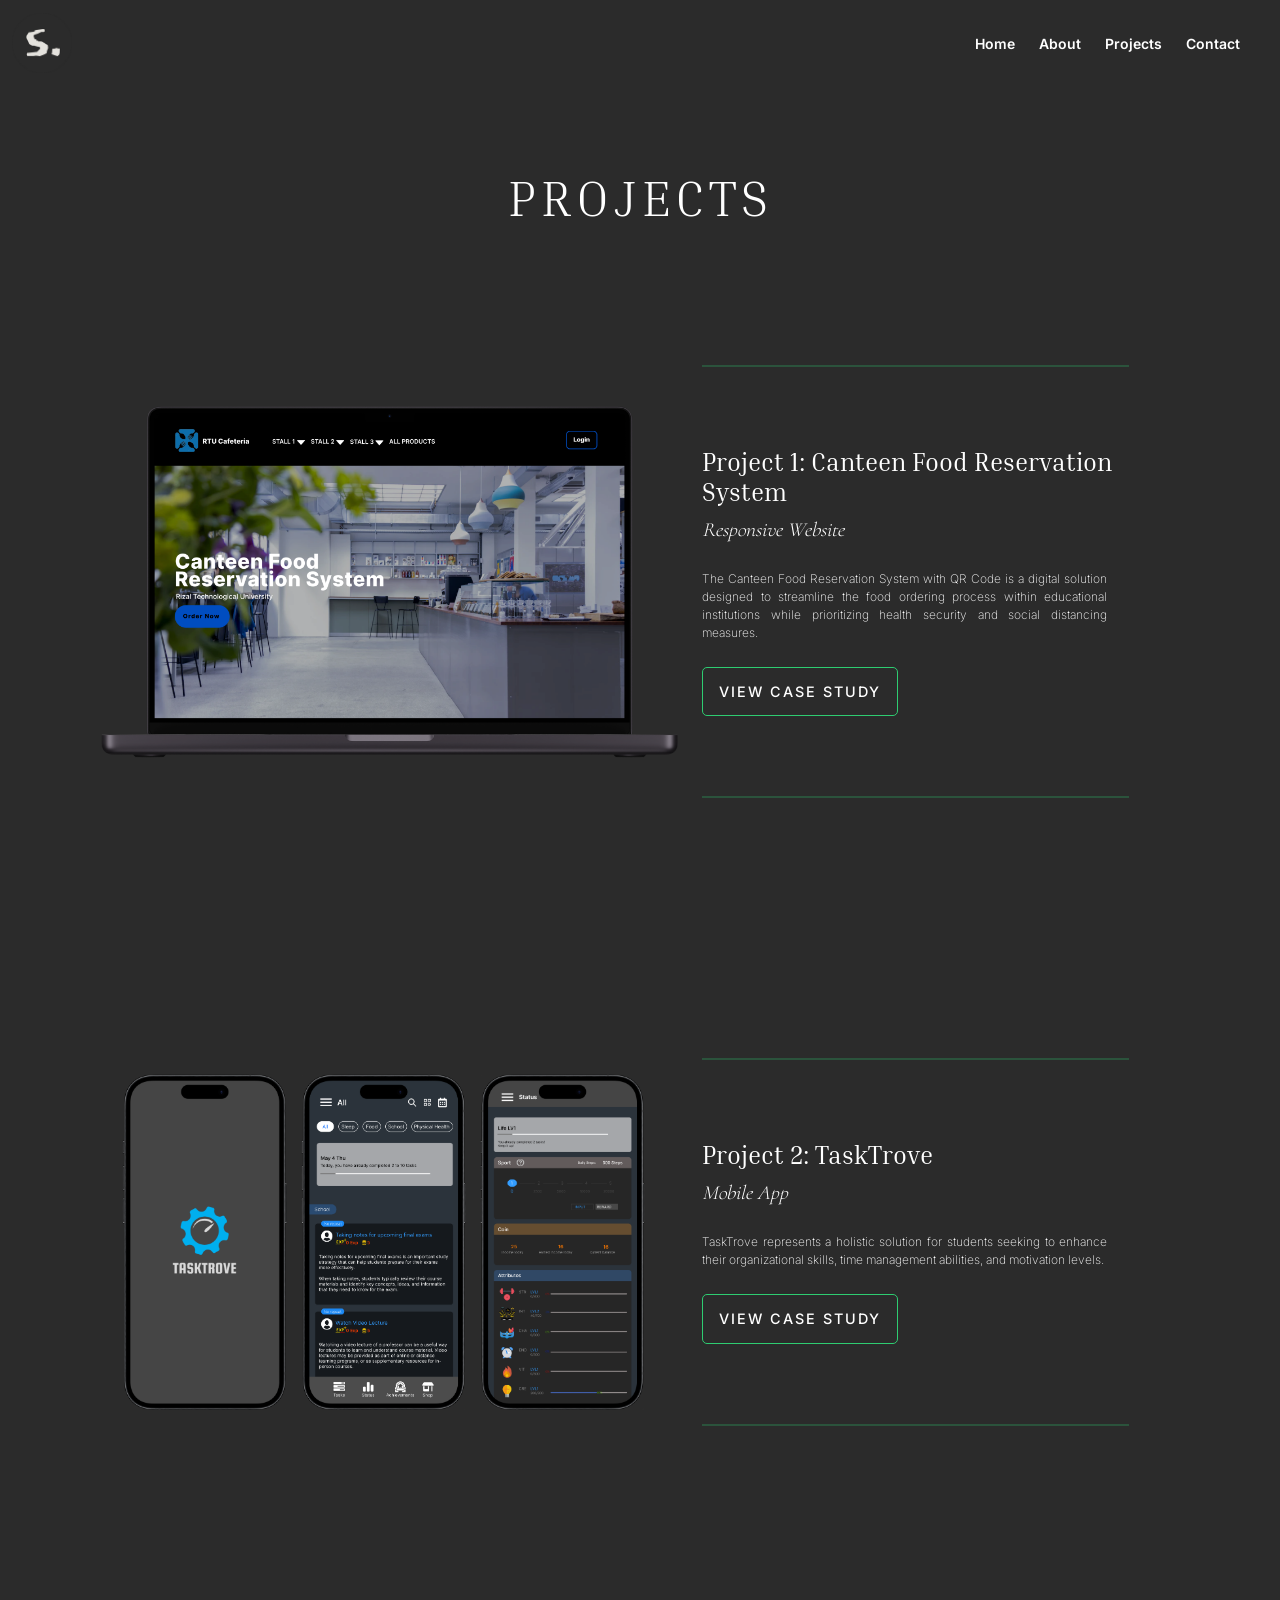
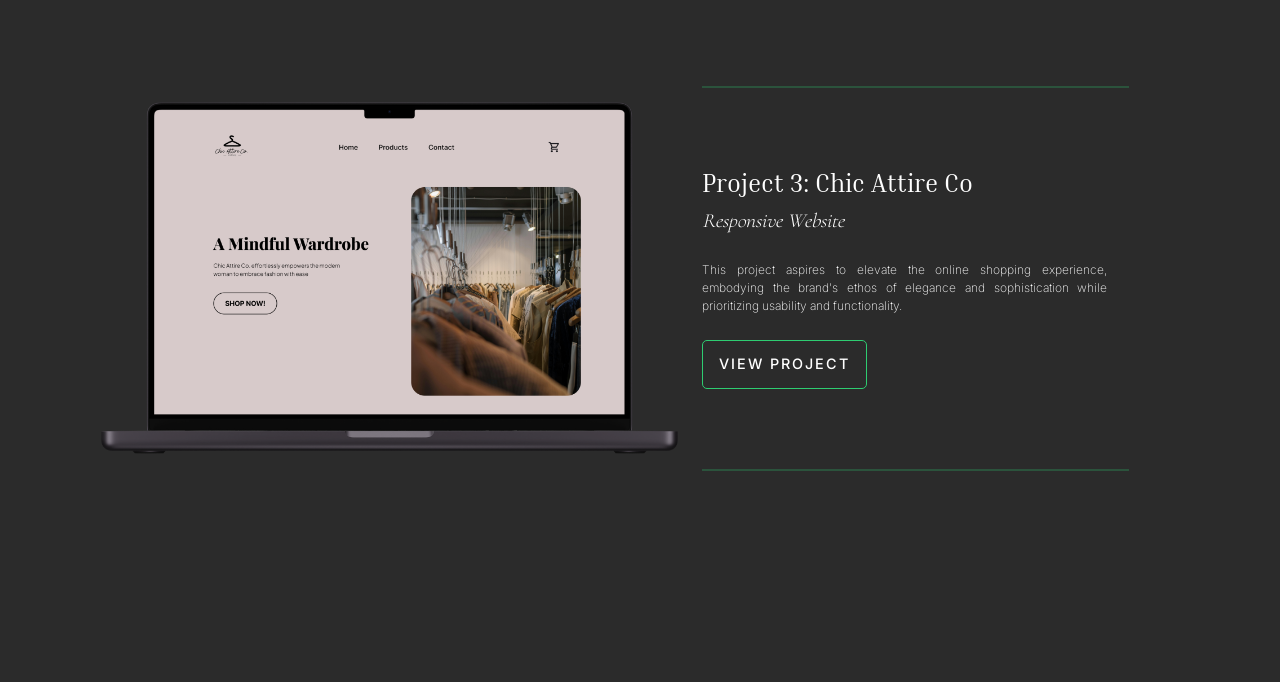
<file: projects.html>
<!DOCTYPE html>
<html lang="en">
  <head>
    <meta charset="UTF-8" />
    <meta name="viewport" content="width=device-width, initial-scale=1.0" />
    <link rel="stylesheet" href="css/mainmin.css" />
    <link rel="stylesheet" href="style.css" />
    <link rel="icon" type="x-icon" href="includes/logo.ico" />
    <title>Shiera Peligro's Portfolio</title>
  </head>
  <body>
    <!-- Navigation bar -->
    <nav class="navbar navbar-expand-lg navbar-dark">
      <div class="container-xxl">
        <a href="index.html" class="navbar-brand">
          <img src="includes/logo.ico" class="logo" />
        </a>

        <!-- Toggle button -->
        <button
          class="navbar-toggler"
          type="button"
          data-bs-toggle="collapse"
          data-bs-target="#main-nav"
          aria-controls="main-nav"
          aria-expanded="false"
          aria-label="Toogle navigation"
        >
          <span class="navbar-toggler-icon"></span>
        </button>
        <div
          class="collapse navbar-collapse justify-content-end align-center"
          id="main-nav"
        >
          <ul class="navbar-nav ms-auto py-3 py-lg-3 mx-3">
            <li class="nav-item">
              <a class="nav-link mx-1" href="index.html">Home</a>
            </li>
            <li class="nav-item">
              <a class="nav-link mx-1" href="about.html">About</a>
            </li>
            <li class="nav-item">
              <a class="nav-link mx-1" href="projects.html">Projects</a>
            </li>
            <li class="nav-item">
              <a class="nav-link mx-1" href="contact.html">Contact</a>
            </li>
          </ul>
        </div>
      </div>
    </nav>

    <!-- Project Section-->
    <div class="sections">
      <div class="project-container">
        <div class="row justify-content-center align-items-center">
          <h1 class="proj-title">Projects</h1>
          <!-- First project -->
          <div class="col-lg-6 col-md-12">
            <a href="projects-1.html">
              <img
                src="includes/project1.png"
                alt="Project 1 Image"
                class="project-image"
              />
            </a>
          </div>

          <div class="col-lg-5 col-md-12">
            <hr />
            <h2>Project 1: Canteen Food Reservation System</h2>
            <p class="interface">Responsive Website</p>
            <p class="description">
              The Canteen Food Reservation System with QR Code is a digital
              solution designed to streamline the food ordering process within
              educational institutions while prioritizing health security and
              social distancing measures.
            </p>
            <a href="projects-1.html" role="button" class="btn">
              View Case Study
            </a>
            <hr />
          </div>

          <!-- Second project-->
          <div class="col-lg-6 col-md-12">
            <a href="projects-2.html">
              <img
                src="includes/project2.png"
                alt="Project 2 Image"
                class="project-image"
              />
            </a>
          </div>

          <div class="col-lg-5 col-md-12">
            <hr />
            <h2>Project 2: TaskTrove</h2>
            <p class="interface">Mobile App</p>
            <p class="description">
              TaskTrove represents a holistic solution for students seeking to
              enhance their organizational skills, time management abilities,
              and motivation levels.
            </p>
            <a href="projects-2.html" role="button" class="btn">
              View Case Study
            </a>
            <hr />
          </div>

          <!-- Third project-->
          <div class="col-lg-6 col-md-12">
            <a href="projects-3.html">
              <img
                src="includes/project3.png"
                alt="Project 3 Image"
                class="project-image"
              />
            </a>
          </div>

          <div class="col-lg-5 col-md-12">
            <hr />
            <h2>Project 3: Chic Attire Co</h2>
            <p class="interface">Responsive Website</p>
            <p class="description">
              This project aspires to elevate the online shopping experience,
              embodying the brand's ethos of elegance and sophistication while
              prioritizing usability and functionality.
            </p>
            <a href="projects-3.html" role="button" class="btn">
              VIEW PROJECT
            </a>
            <hr />
          </div>
        </div>
      </div>
    </div>

    <button id="scrollToTopBtn" title="Go to top">
      <img src="includes/arrow-up.svg" alt="" />
    </button>
    <script>
      var scrollToTopBtn = document.getElementById("scrollToTopBtn");
      window.onscroll = function () {
        if (
          document.body.scrollTop > 20 ||
          document.documentElement.scrollTop > 20
        ) {
          scrollToTopBtn.style.display = "block";
        } else {
          scrollToTopBtn.style.display = "none";
        }
      };
      scrollToTopBtn.addEventListener("click", function () {
        document.body.scrollTop = 0;
        document.documentElement.scrollTop = 0;
      });
    </script>
    <script src="node_modules/bootstrap/dist/js/bootstrap.js"></script>
  </body>
</html>
</file>
<file: style.css>
@import url('https://fonts.googleapis.com/css2?family=Adamina&family=Cormorant+Upright:wght@300;400;500;600;700&family=Inria+Serif:ital,wght@0,300;0,400;0,700;1,300;1,400;1,700&family=Inter:wght@100..900&family=Noto+Sans:ital,wght@0,100..900;1,100..900&family=Playfair+Display:ital,wght@0,400..900;1,400..900&family=Roboto:ital,wght@0,100;0,300;0,400;0,500;0,700;0,900;1,100;1,300;1,400;1,500;1,700;1,900&display=swap');

:root {
  --custom-primary-color: #fff;
  --custom-secondary-color: #2ECC71;
  --custom-primary-text-color: #fff;
  --custom-secondary-text-color: #000;
  --custom-third-text-color: #2ECC71;
  --custom-body-color: #2b2b2b;
}
body{
  background-color: var(--custom-body-color);
}

/* Styling landing page */
.logo{
  height: 60px;
}
.navbar-nav .nav-link{
  color: var(--custom-primary-text-color);
  font-family: "Inter", sans-serif;
  font-weight: 600;
  font-size: 14px;
  position: relative;
  display: inline-block;
}
.navbar-nav .nav-link::after{
  content: '';
  width: 0;
  height: 2px;
  background: var(--custom-secondary-color);
  position: absolute;
  left: 7px;
  bottom: -6px;
  transition: 0.5s;
}
.navbar-nav .nav-link:hover::after{
  width: 60%;
}

@media (max-width: 768px) {
  .navbar-nav .nav-link::after {
    display: none;
  }
}
h1{
  color: var(--custom-primary-text-color);
  font-family: "Inter", sans-serif;
  font-weight: 800;
  font-size: 85px;
}
.self-desc{
  color: var(--custom-primary-text-color);
  font-family: "Inter", sans-serif;
  font-size: small;
  font-weight: 300;
  width: 400px;
  display: inline-block;
}
.container{
  padding: 150px 0 150px 0;
}
.btn-custom {
  display: inline-block;
  padding: 0.6rem 1.3rem;
  font-family: "Inter", sans-serif;
  font-size: 0.9rem;
  font-weight: 500;
  text-decoration: none;
  text-align: center;
  text-transform: uppercase;
  cursor: pointer;
  border: 1px solid var(--custom-primary-color);
  border-radius: 5px;
  color: var(--custom-primary-text-color);
  background-color: transparent;
  transition: background-color 0.3s, color 0.3s, border-color 0.3s;
}
.btn-custom:hover {
  background-color: var(--custom-primary-color);
  color: var(--custom-secondary-text-color);
}
.btn-custom:active,
.btn-custom.active {
  background-color: var(--custom-secondary-color);
  border-color: var(--custom-secondary-color);
  color: var(--custom-secondary-text-color);
}

/* About Section */
.sections {
  padding: 3.2rem;
}
.display-title {
  font-family: "Adamina", serif;
  font-weight: 500;
  font-size: 40px;
  padding-bottom: 8px;
  letter-spacing: 3px;
  text-transform: uppercase;
}
.display-description {
  padding-bottom: 15px;
  color: var(--custom-third-text-color);
  font-family: "Roboto", sans-serif;
  font-size: 18px;
  font-weight: 300;
  letter-spacing: 5px;
}
.dev,
.designer {
  color: var(--custom-third-text-color);
  font-weight: 700;
}
.lead {
  color: var(--custom-primary-text-color);
  font-family: "Noto Sans", sans-serif;
  font-size: 12px;
  font-weight: 200;
  width: 88%;
  letter-spacing: 2px;
  text-align: justify;
  line-height: 1.7;
}
.about-col-1 {
  flex-basis: 30%;
}
.about-col-1 img {
  width: 330px;
  border-radius: 15px;
}
.about-col-2 {
  flex-basis: 60%;
}
.tab-titles {
  display: flex;
  margin: 20px 0 100px;
}
.tab-links {
  color: var(--custom-primary-text-color);
  margin-right: 50px;
  font-family: "Playfair Display", serif;
  font-size: 18px;
  font-weight: 500;
  letter-spacing: 1px;
  cursor: pointer;
  position: relative;
}
.tab-links::after {
  content: '';
  width: 0;
  height: 2px;
  background: var(--custom-secondary-color);
  position: absolute;
  left: 2px;
  bottom: -6px;
  transition: 0.5s;
}
.tab-links.active-link::after {
  width: 60%;
}
.tab-contents ul li {
  list-style: none;
  color: var(--custom-primary-text-color);
  margin: 7px 0;
  font-family: "Inria Serif", serif;
  font-size: 14px;
  font-weight: 100;
  letter-spacing: 1px;
}
.tab-contents ul li span {
  color: var(--custom-third-text-color);
  font-family: "Inria Serif", serif;
  font-weight: 500;
}
.responsibilities ul li {
  font-size: 2px;
}
.tab-contents {
  display: none;
}
.tab-contents.active-tab {
  display: block;
}
.btn-custom-one {
  display: block;
  margin: 0 auto;
  padding: 0.6rem 1.3rem;
  width: 120px;
  font-family: "Inter", sans-serif;
  font-size: 1rem;
  font-weight: 500;
  text-decoration: none;
  text-align: center;
  text-transform: uppercase;
  cursor: pointer;
  border: 1px solid var(--custom-secondary-color);
  border-radius: 5px;
  color: var(--custom-primary-text-color);
  background-color: transparent;
  transition: background-color 0.3s, color 0.3s, border-color 0.3s;
}
.btn-custom-one:hover {
  background-color: var(--custom-secondary-color);
  color: var(--custom-secondary-text-color);
}
.btn-custom-one:active,
.btn-custom-one.active {
  background-color: var(--custom-secondary-color);
  border-color: var(--custom-secondary-color);
  color: var(--custom-secondary-text-color);
}

/* Adjustments for small screens */
@media (max-width: 767px) {
  .sections {
    padding: 10px;
  }
  .container-xxl {
      padding: 20px auto;
      text-align: center;
      justify-content: center;
   }
  .about-col-1 img{
    display: block;
    margin: 50px auto;
    min-width: 50vh;
    max-width: 100%;
  }
  .lead {
    width: 300px;
    margin: auto;
  }
  .btn-custom-one {
    display: none;
  }
  .tab-links {
    display: block;
    cursor: pointer;
    font-size: 14px;
    text-align: center;
    margin: 0 auto 10px;
  }
  .tab-contents {
    text-align: center;
  }
  .list-group li {
    list-style: none;
    margin-bottom: 10px;
  }
}

/* Styling project section */
.project-container {
  margin: 30px auto;
}
.proj-title {
  font-family: "Inria Serif", serif;
  font-weight: 300;
  font-size: 50px;
  letter-spacing: 5px;
  text-transform: uppercase;
  color: var(--custom-primary-color);
  text-align: center;
}
.project-container .row {
  display: flex;
  flex-direction: row;
  align-items: center;
}
.project-image {
  max-width: 100%;
}
.project-container h2 {
  font-family: "Inria Serif", serif;
  font-weight: 500;
  font-size: 25px;
  color: var(--custom-primary-text-color);
}
.project-container p {
  margin-bottom: 25px;
  color: var(--custom-primary-text-color);
}
.project-container .interface {
  font-family: "Cormorant Upright", serif;
  font-style: italic;
  font-weight: 300;
  font-size: 20px;
}
.project-container .description {
  width: 85%;
  font-family: "Inter", sans-serif;
  font-weight: 200;
  font-size: 12px;
  text-align: justify;
}
.project-container hr {
  border-top: 2px solid var(--custom-secondary-color);
  margin: 80px 50px 80px auto;
}
.col-md-12,
.col-md-6,
.col-md-5{
  margin-top: 50px;
  margin-bottom: 50px;
  color: var(--custom-primary-text-color);
}
.project-container .btn {
  display: inline-block;
  padding: 0.8rem 1rem;
  font-family: "Inter", sans-serif;
  font-size: 0.9rem;
  font-weight: 500;
  letter-spacing: 2px;
  text-decoration: none;
  text-align: center;
  text-transform: uppercase;
  cursor: pointer;
  border: 1px solid var(--custom-secondary-color);
  border-radius: 5px;
  color: var(--custom-primary-text-color);
  background-color: transparent;
  transition: background-color 0.3s, color 0.3s, border-color 0.3s;
}
.project-container .btn:hover {
  background-color: var(--custom-secondary-color);
  color: var(--custom-secondary-text-color);
}
.project-container .btn:active,
.project-container .btn.active {
  background-color: var(--custom-secondary-color);
  border-color: var(--custom-secondary-color);
  color: var(--custom-secondary-text-color);
}

/* Media query for smaller screens of project page */
@media (max-width: 767px) {
  .project-container {
    margin: 10px auto;
  }
  .proj-title {
    font-size: 30px;
    letter-spacing: 2px;
    margin-bottom: 20px;
  }
  .project-container .row {
    flex-direction: column;
    align-items: center;
  }
  .project-image {
    width: 100%;
  }
  .project-container h2 {
    font-size: 20px;
    margin-top: 15px;
  }
  .project-container p {
    margin-bottom: 20px;
  }
  .project-container .interface {
    font-size: 16px;
  }
  .project-container .description {
    width: 100%;
  }
  .project-container hr {
    margin: 30px auto;
  }
  .col-md-12,
  .col-md-6,
  .col-md-5 {
    margin: 30px 0 40px 0;
  }
  .project-container .btn {
    display: block;
    margin: 40px auto;
  }
}

/* Project 1, 2  and 3 */
.header {
  display: flex;
  flex-direction: column;
  padding: 50px 0 0px 0;
  text-align: center;
  justify-content: center;
  align-items: center;
}
.header img {
  max-width: 55%;
}
.content {
  background-color: white;
  margin: 50px auto 0;
  padding: 100px 180px;
}
.display-proj-title {
  font-family: "Inria Serif", serif;
  font-weight: 600;
  font-size: 2em;
}
.proj-container hr {
  height: 1px;
  background-color: #ccc;
  margin: 30px 0 60px 0;
}
.proj-container h4 {
  font-family: "Inria Serif", serif;
  font-weight: 700;
  font-size: 25px;
  letter-spacing: .8px;
  margin: 40px 0 20px 0;
}
.proj-container p {
  font-family: "Inria Serif", serif;
  font-weight: 400;
  font-size: 15px;
  line-height: 2;
  margin-bottom: 50px;
}
.components-title,
.features-title,
.implement-title,
.benefits-title {
  font-family: "Inria Serif", serif;
  font-weight: bolder;
  font-size: 16px;
}
.proj-container ul {
  list-style-type: none;
  padding-left: 0;
}
.proj-container li {
  margin-bottom: 10px;
  font-family: "Inria Serif", serif;
  font-weight: 400;
  font-size: 15px;
}
.proj-container .cac-img {
  width: calc(100% - 5px);
  margin: 40px auto;
}
.proj-container .btn {
  display: inline-block;
  margin-top: 50px;
  padding: 0.8rem 1rem;
  font-family: "Inter", sans-serif;
  font-size: 0.9rem;
  font-weight: 500;
  letter-spacing: 2px;
  text-decoration: none;
  text-align: center;
  text-transform: uppercase;
  cursor: pointer;
  border: 1px solid var(--custom-secondary-color);
  border-radius: 5px;
  color: var(--custom-primary-text-color);
  background-color: transparent;
  transition: background-color 0.3s, color 0.3s, border-color 0.3s;
}
.proj-container .btn:hover {
  background-color: var(--custom-secondary-color);
  color: var(--custom-secondary-text-color);
}
.proj-container .btn:active,
.proj-container .btn.active {
  background-color: var(--custom-secondary-color);
  border-color: var(--custom-secondary-color);
  color: var(--custom-secondary-text-color);
}

/* Media query for smaller screens of project 1, 2 and 3 */
@media (max-width: 768px) {
  .content {
    padding: 50px;
  }
}

/* Styling contact section */
.contact-title {
  color: var(--custom-primary-text-color);
  font-family: "Playfair Display", serif;
  font-size: 50px;
  font-weight: 400;
}

.contact-desc {
  color: var(--custom-primary-text-color);
  font-family: "Inter", sans-serif;
  font-size: 15px;
  font-weight: 200;
}

.contact-item h2 {
  color: var(--custom-primary-text-color);
  font-family: "Cormorant Upright", serif;
  font-size: 28px;
  font-style: italic;
  font-weight: 200;
}

.contact-item {
  margin-bottom: 15px;
}

.contact-link {
  color: var(--custom-primary-text-color);
  font-family: "Inter", sans-serif;
  font-size: 15px;
  text-decoration: none;
}

.contact-link:hover {
  text-decoration: underline;
}

/* Media query for smaller screens of contact*/
@media (max-width: 768px) {
  .custom-container {
    padding: 50px;

  }
}

/* Scroll up btn */
#scrollToTopBtn {
  display: none;
  position: fixed;
  bottom: 20px;
  right: 20px;
  z-index: 99;
  font-size: 18px;
  background-color: var(--custom-secondary-color);
  color: #fff;
  border: none;
  border-radius: 20%;
  cursor: pointer;
  padding: 10px;
  transition: opacity 0.3s;
}

#scrollToTopBtn:hover {
  opacity: 0.7;
}
</file>
